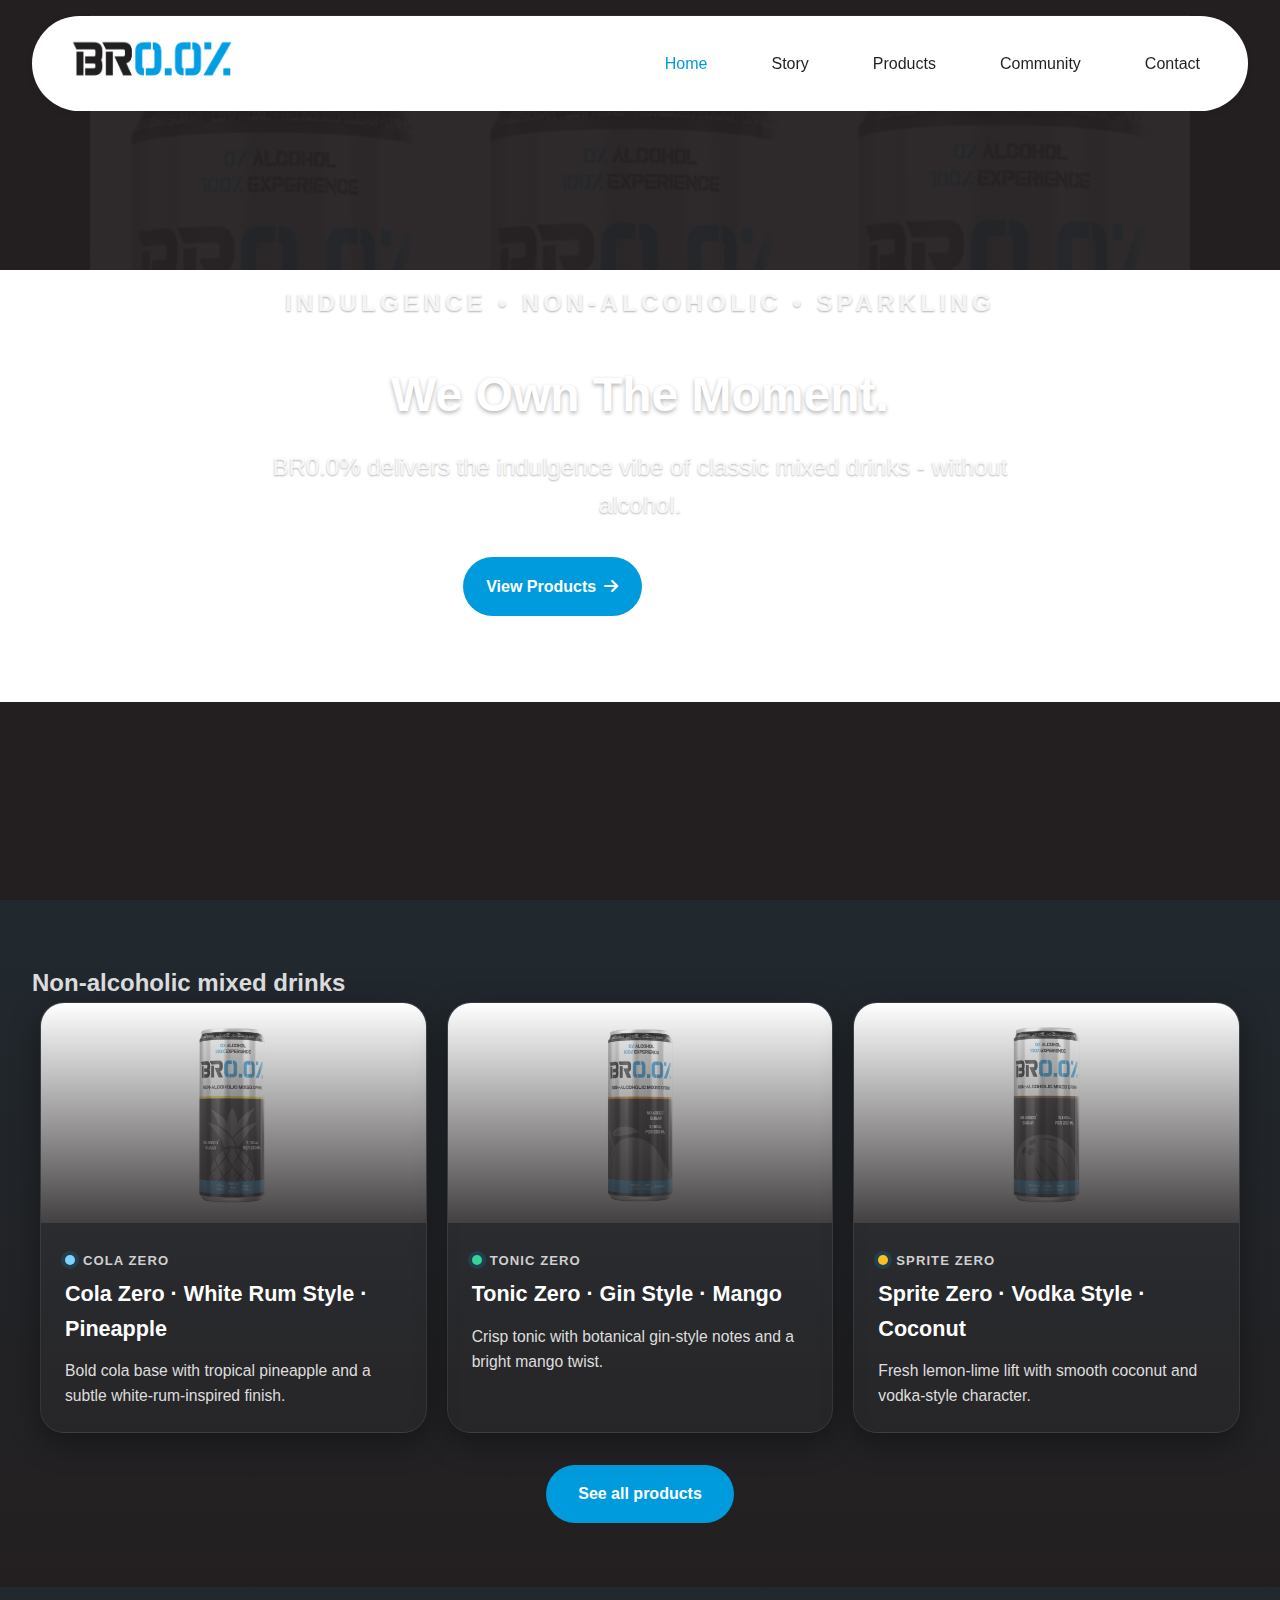
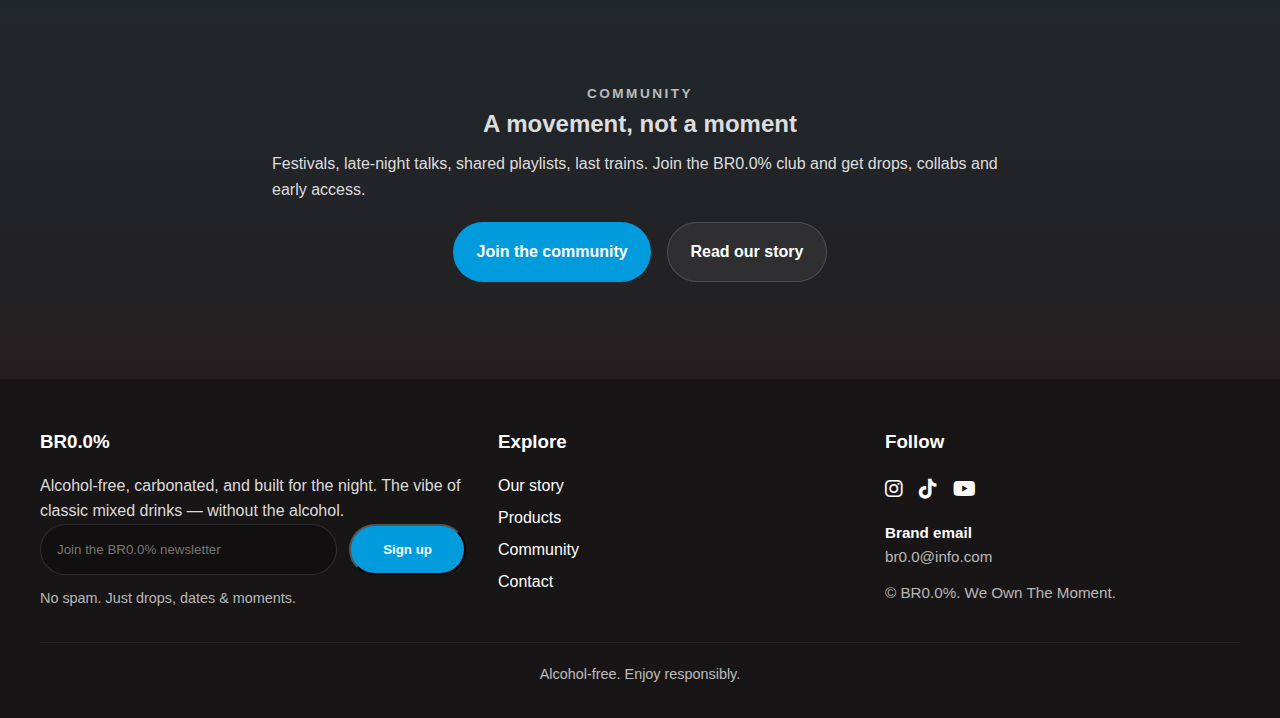
<file: index.html>
<!DOCTYPE html>
<html lang="en">
<head>
  <meta charset="utf-8" />
  <meta name="viewport" content="width=device-width, initial-scale=1" />
  <meta name="description" content="BR0.0% — alcohol-free, carbonated mixed-drink inspired flavours. Festival energy. We own the moment." />
  <title>Home</title>

  <link rel="stylesheet" href="https://cdnjs.cloudflare.com/ajax/libs/font-awesome/6.0.0/css/all.min.css" />
  <link rel="stylesheet" href="assets/main.css?v=999" />

  <script type="module" src="assets/main.js" crossorigin></script>
  <script defer src="assets/include.js"></script>
  <script defer src="assets/br.js"></script>
</head>
<body>
  <div data-include="partials/header.html"></div>

  <main>
  <section class="hero hero-product" aria-label="Hero">
    <div class="hero-content">
      <p class="kicker">Indulgence • Non-alcoholic • Sparkling</p>
      <h1 class="display">We Own The Moment.</h1>
      <p class="lede">
        BR0.0% delivers the indulgence vibe of classic mixed drinks - without alcohol.
      </p>

      <div class="btn-row">
        <a class="btn primary" href="products.html">
          View Products <i class="fas fa-arrow-right" aria-hidden="true"></i>
        </a>
        <a class="btn ghost" href="story.html">Read the Story</a>
      </div>
    </div>
  </section>

  <section class="section alt" aria-label="Product preview">
    <h2 class="section-title">Non-alcoholic mixed drinks</h2>
  
    <div class="flavour-grid">
      <!-- Cola / Rum / Pineapple -->
      <article class="flavour-card" data-accent="cola">
        <div class="flavour-media flavour-media--white">
          <img
            src="partials/blikje_2_vierkant.png"
            alt="Cola Zero · White Rum Style · Pineapple"
          />
        </div>
        <div class="flavour-body">
          <div class="flavour-tag"><span aria-hidden="true"></span> Cola Zero</div>
          <h3 class="flavour-name">
            Cola Zero · White Rum Style · Pineapple
          </h3>
          <p class="flavour-notes">
            Bold cola base with tropical pineapple and a subtle white-rum-inspired finish.
          </p>
        </div>
      </article>
  
      <!-- Tonic / Gin / Mango -->
      <article class="flavour-card" data-accent="tonic">
        <div class="flavour-media flavour-media--white">
          <img
            src="partials/blikje_1_vierkant.png"
            alt="Tonic Zero · Gin Style · Mango"
          />
        </div>
        <div class="flavour-body">
          <div class="flavour-tag"><span aria-hidden="true"></span> Tonic Zero</div>
          <h3 class="flavour-name">
            Tonic Zero · Gin Style · Mango
          </h3>
          <p class="flavour-notes">
            Crisp tonic with botanical gin-style notes and a bright mango twist.
          </p>
        </div>
      </article>
  
      <!-- Sprite / Vodka / Coconut -->
      <article class="flavour-card" data-accent="sprite">
        <div class="flavour-media flavour-media--white">
          <img
            src="partials/blikje_3_vierkant.png"
            alt="Sprite Zero · Vodka Style · Coconut"
          />
        </div>
        <div class="flavour-body">
          <div class="flavour-tag"><span aria-hidden="true"></span> Sprite Zero</div>
          <h3 class="flavour-name">
            Sprite Zero · Vodka Style · Coconut
          </h3>
          <p class="flavour-notes">
            Fresh lemon-lime lift with smooth coconut and vodka-style character.
          </p>
        </div>
      </article>
    </div>
  
    <div style="text-align:center; margin-top:2rem;">
      <a class="cta-button secondary" href="products.html">
        See all products
      </a>
    </div>
  </section>
  
    <section class="section alt" aria-label="Community teaser">
      <div class="hero-content" style="min-height:auto;">
        <p class="kicker">Community</p>
        <h2 class="section-title" style="margin-bottom: .5rem;">A movement, not a moment</h2>
        <p class="section-subtitle" style="max-width: 46rem;">
          Festivals, late-night talks, shared playlists, last trains.
          Join the BR0.0% club and get drops, collabs and early access.
        </p>
        <div class="btn-row" style="margin-top: 1.25rem;">
          <a class="btn primary" href="community.html">Join the community</a>
          <a class="btn ghost" href="story.html">Read our story</a>
        </div>
      </div>
    </section>
  </main>

  <div data-include="partials/footer.html"></div>
</body>
</html>
</file>
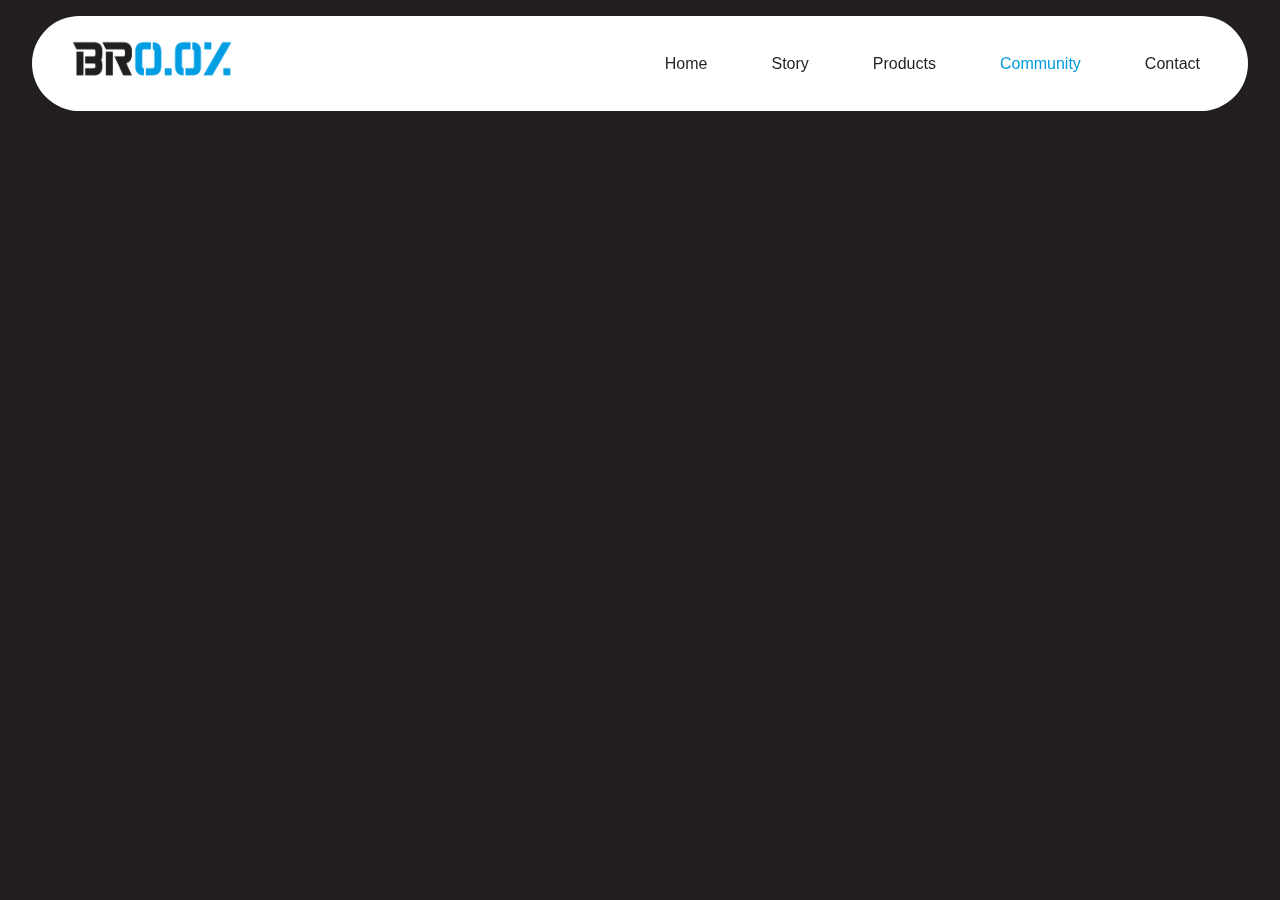
<file: community.html>
<!DOCTYPE html>
<html lang="en">
<head>
  <meta charset="utf-8" />
  <meta name="viewport" content="width=device-width, initial-scale=1" />
  <meta name="description" content="BR0.0% community — a movement built on festivals, music, connection and shared moments." />
  <title>Community</title>

  <link rel="stylesheet" href="https://cdnjs.cloudflare.com/ajax/libs/font-awesome/6.0.0/css/all.min.css" />
  <link rel="stylesheet" href="assets/main.css" />
  <script type="module" crossorigin src="assets/main.js"></script>
  <script defer src="assets/include.js"></script>
  <script defer src="assets/br.js"></script>
</head>
<body>
  <div data-include="partials/header.html"></div>

  <main>
    <section class="services-header" style="padding-top: 8rem;">
  </main>

  
</body>
</html>
</file>
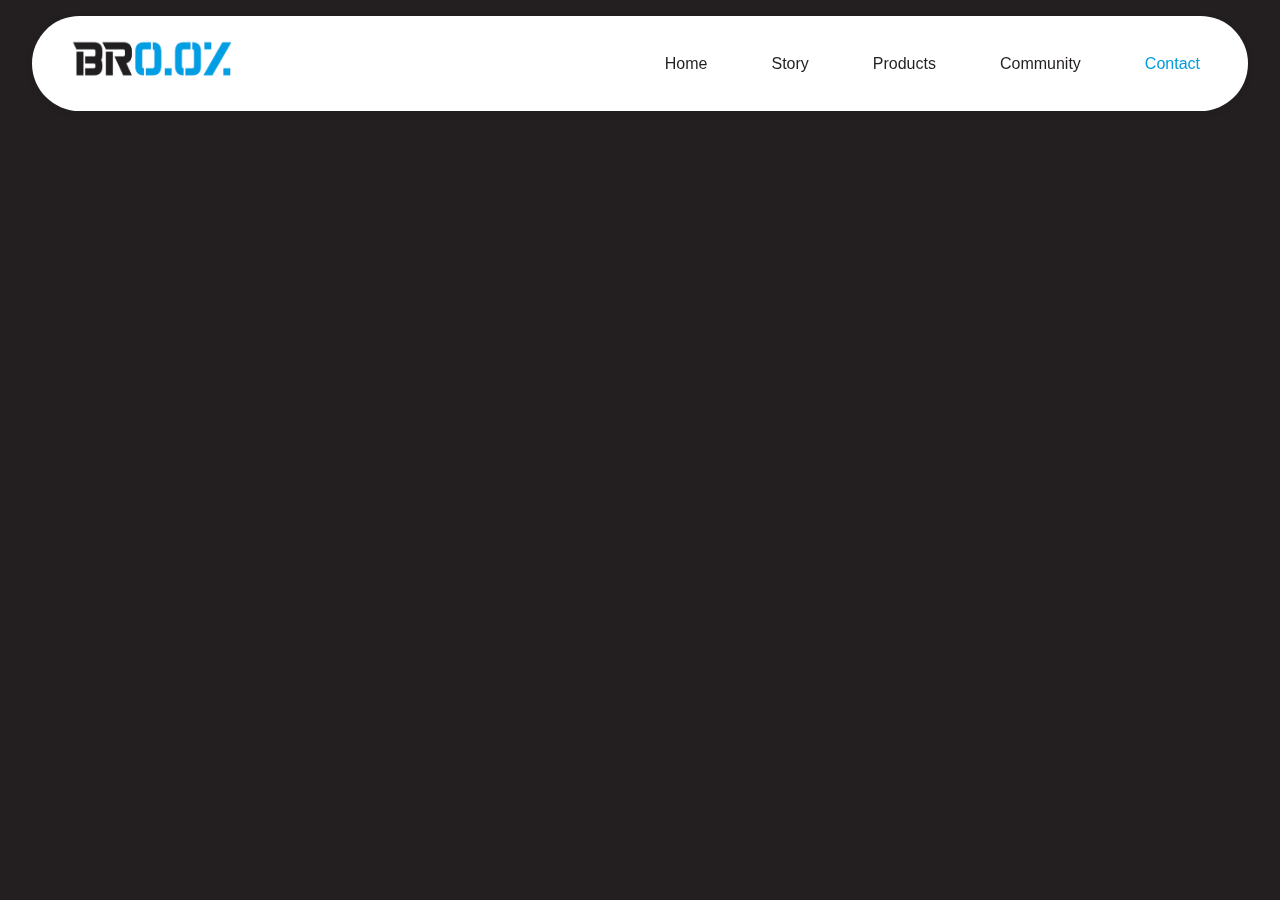
<file: contact.html>
<!DOCTYPE html>
<html lang="en">
<head>
  <meta charset="utf-8" />
  <meta name="viewport" content="width=device-width, initial-scale=1" />
  <meta name="description" content="Contact BR0.0% — collaborations, press, events, and everything in between." />
  <title>Contact</title>

  <link rel="stylesheet" href="https://cdnjs.cloudflare.com/ajax/libs/font-awesome/6.0.0/css/all.min.css" />
  <link rel="stylesheet" href="assets/main.css?v=1" />
  <script type="module" src="assets/main.js"></script>
  <script defer src="assets/include.js"></script>
  <script defer src="assets/br.js"></script>
</head>
<body>
  <div data-include="partials/header.html"></div>

  <main>
    <section class="services-header">
    </section>
</main>
</body>
</html>
</file>
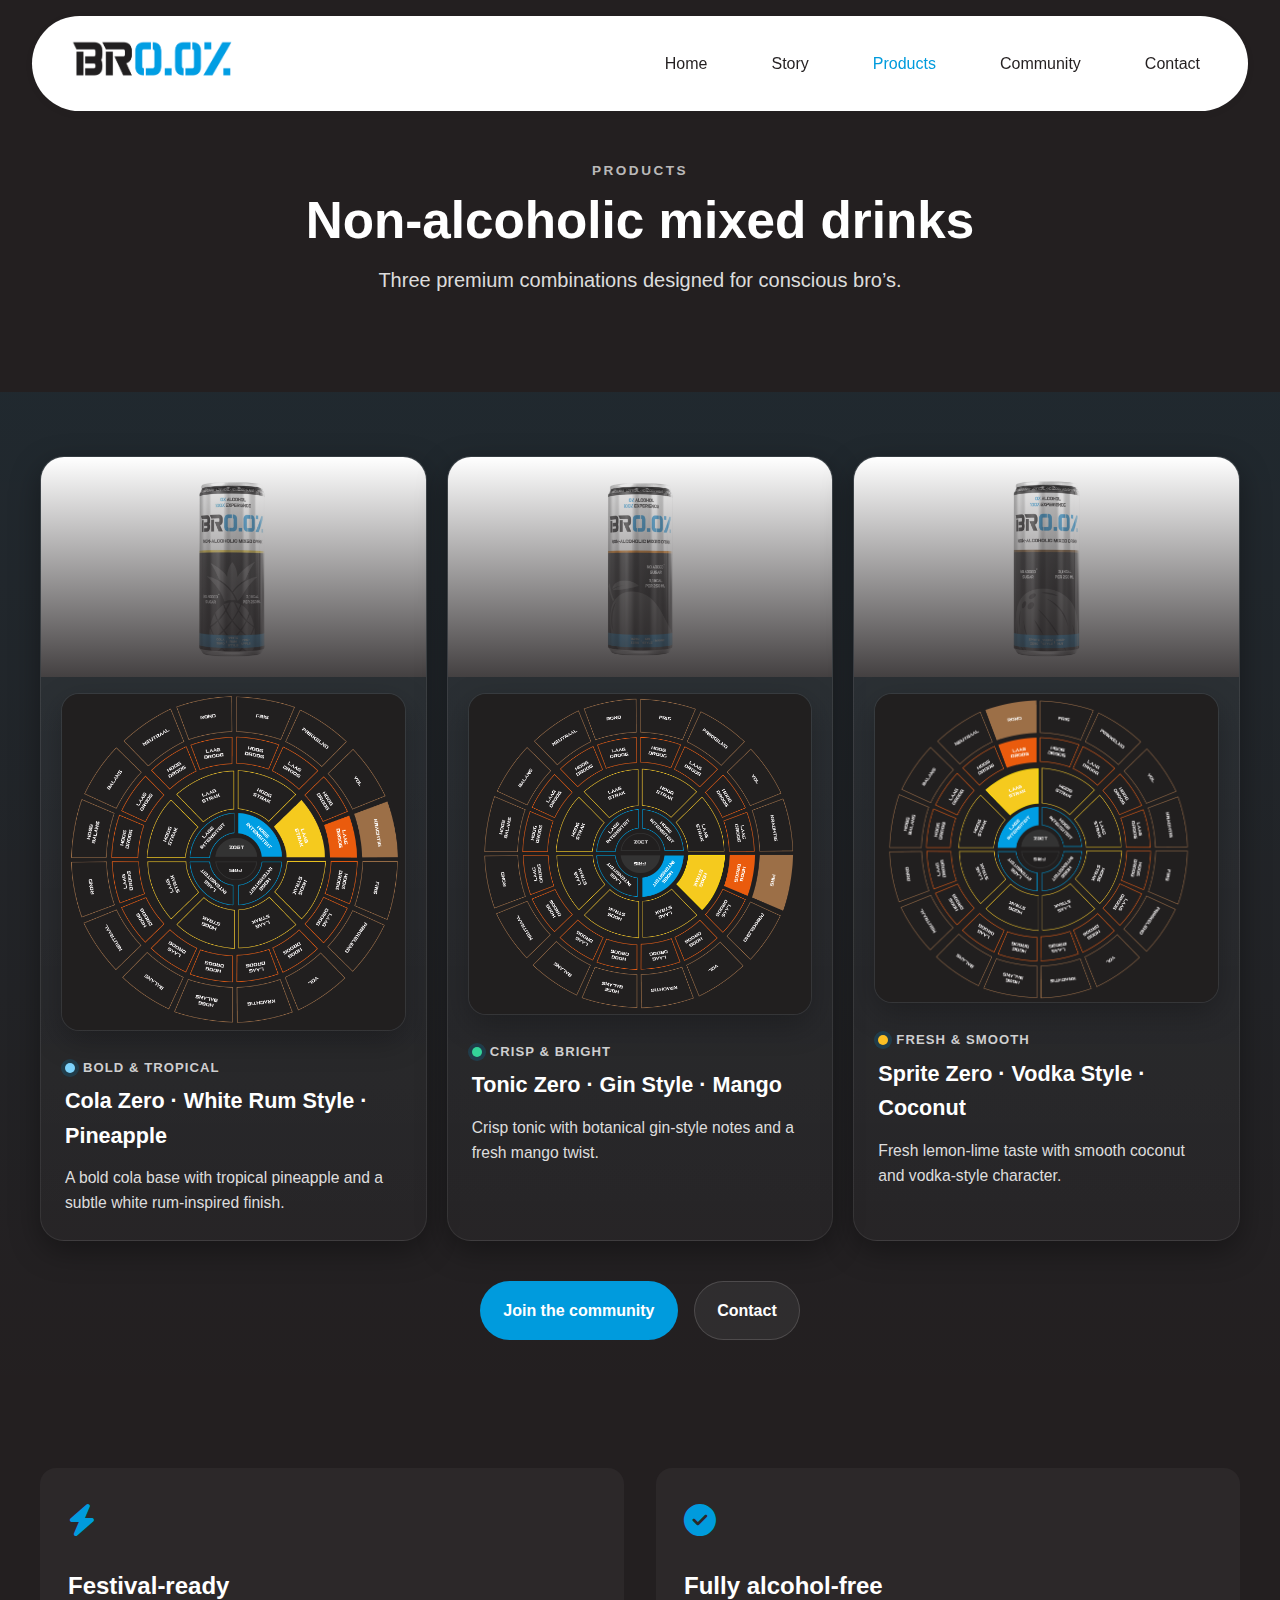
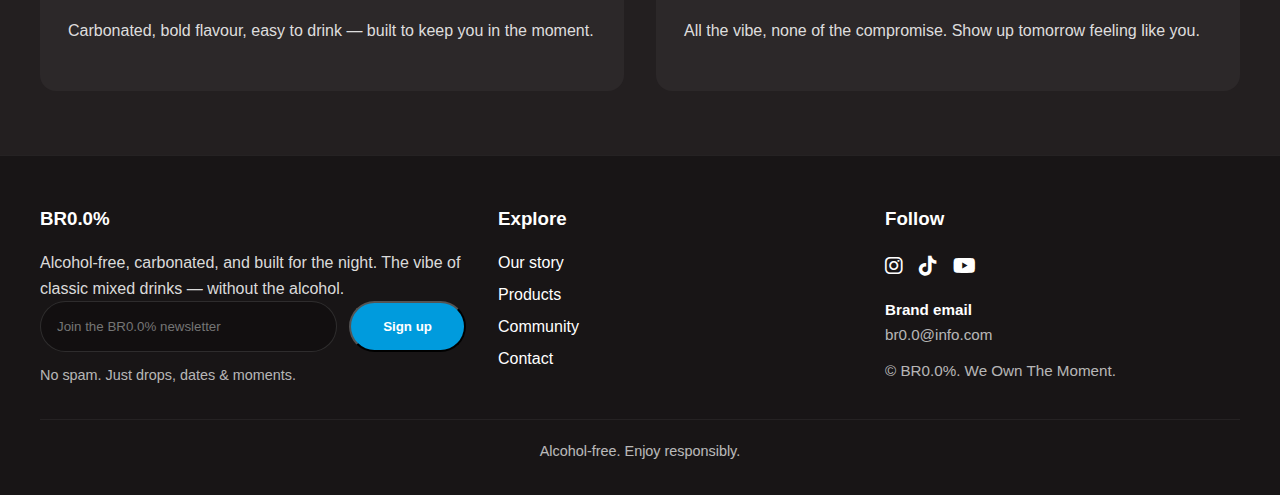
<file: products.html>
<!DOCTYPE html>
<html lang="en">
<head>
  <meta charset="utf-8" />
  <meta name="viewport" content="width=device-width, initial-scale=1" />
  <meta name="description" content="BR0.0% non-alcoholic mixed drinks — three premium combinations." />
  <title>Products</title>


  <link rel="stylesheet" href="https://cdnjs.cloudflare.com/ajax/libs/font-awesome/6.5.0/css/all.min.css" />
  <link rel="stylesheet" href="assets/main.css" />

  <script defer src="assets/include.js"></script>
  <script type="module" src="assets/main.js"></script>
  <script defer src="assets/br.js"></script>
</head>

<body>
  <div data-include="partials/header.html"></div>

  <main>
    <!-- Intro -->
    <section class="section">
      <div class="services-header-content" style="max-width: var(--max-width); margin: 0 auto; padding-top: 6rem; text-align:center;">
        <p class="kicker">Products</p>
        <h1 class="display">Non-alcoholic mixed drinks</h1>
        <p class="lede">Three premium combinations designed for conscious bro’s.</p>
      </div>
    </section>

    <!-- Products -->
    <section class="section alt">
      <div class="flavour-grid">

        <!-- Cola / Rum / Pineapple -->
        <article class="flavour-card" data-accent="cola">
          <div class="flavour-media flavour-media--white">
            <img
              src="partials/blikje_2_vierkant.png"
              alt="Cola Zero · White Rum Style · Pineapple"
            />
          </div>

          <div class="flavour-profile">
            <img
              src="partials/Smaakprofiel pineapple.png"
              alt="Flavour profile Pineapple"
              loading="lazy"
            />
          </div>

          <div class="flavour-body">
            <div class="flavour-tag"><span></span> Bold & Tropical</div>
            <h2 class="flavour-name">Cola Zero · White Rum Style · Pineapple</h2>
            <p class="flavour-notes">
              A bold cola base with tropical pineapple and a subtle white rum-inspired finish.
            </p>
          </div>
        </article>

        <!-- Tonic / Gin / Mango -->
        <article class="flavour-card" data-accent="tonic">
          <div class="flavour-media flavour-media--white">
            <img
              src="partials/blikje_1_vierkant.png"
              alt="Tonic Zero · Gin Style · Mango"
            />
          </div>

          <div class="flavour-profile">
            <img
              src="partials/Smaakprofiel mango.png"
              alt="Flavour profile Mango"
              loading="lazy"
            />
          </div>

          <div class="flavour-body">
            <div class="flavour-tag"><span></span> Crisp & Bright</div>
            <h2 class="flavour-name">Tonic Zero · Gin Style · Mango</h2>
            <p class="flavour-notes">
              Crisp tonic with botanical gin-style notes and a fresh mango twist.
            </p>
          </div>
        </article>

        <!-- Sprite / Vodka / Coconut -->
        <article class="flavour-card" data-accent="sprite">
          <div class="flavour-media flavour-media--white">
            <img
              src="partials/blikje_3_vierkant.png"
              alt="Sprite Zero · Vodka Style · Coconut"
            />
          </div>

          <div class="flavour-profile">
            <img
              src="partials/Smaakprofiel coconut.png"
              alt="Flavour profile Coconut"
              loading="lazy"
            />
          </div>

          <div class="flavour-body">
            <div class="flavour-tag"><span></span> Fresh & Smooth</div>
            <h2 class="flavour-name">Sprite Zero · Vodka Style · Coconut</h2>
            <p class="flavour-notes">
              Fresh lemon-lime taste with smooth coconut and vodka-style character.
            </p>
          </div>
        </article>

      </div>

      <!-- CTA -->
      <div style="max-width: var(--max-width); margin: 2.5rem auto 0; text-align:center;">
        <div class="btn-row">
          <a class="btn primary" href="community.html">Join the community</a>
          <a class="btn ghost" href="contact.html">Contact</a>
        </div>
      </div>
    </section>

    <!-- Value props -->
    <section class="section">
      <div class="services-container" style="max-width: var(--max-width); margin: 0 auto;">
        <div class="service-card">
          <div class="service-icon">
            <i class="fas fa-bolt" aria-hidden="true"></i>
          </div>
          <h2>Festival-ready</h2>
          <p>
            Carbonated, bold flavour, easy to drink — built to keep you in the moment.
          </p>
        </div>

        <div class="service-card">
          <div class="service-icon">
            <i class="fas fa-circle-check" aria-hidden="true"></i>
          </div>
          <h2>Fully alcohol-free</h2>
          <p>
            All the vibe, none of the compromise. Show up tomorrow feeling like you.
          </p>
        </div>
      </div>
    </section>
  </main>

  <div data-include="partials/footer.html"></div>
</body>
</html>
</file>
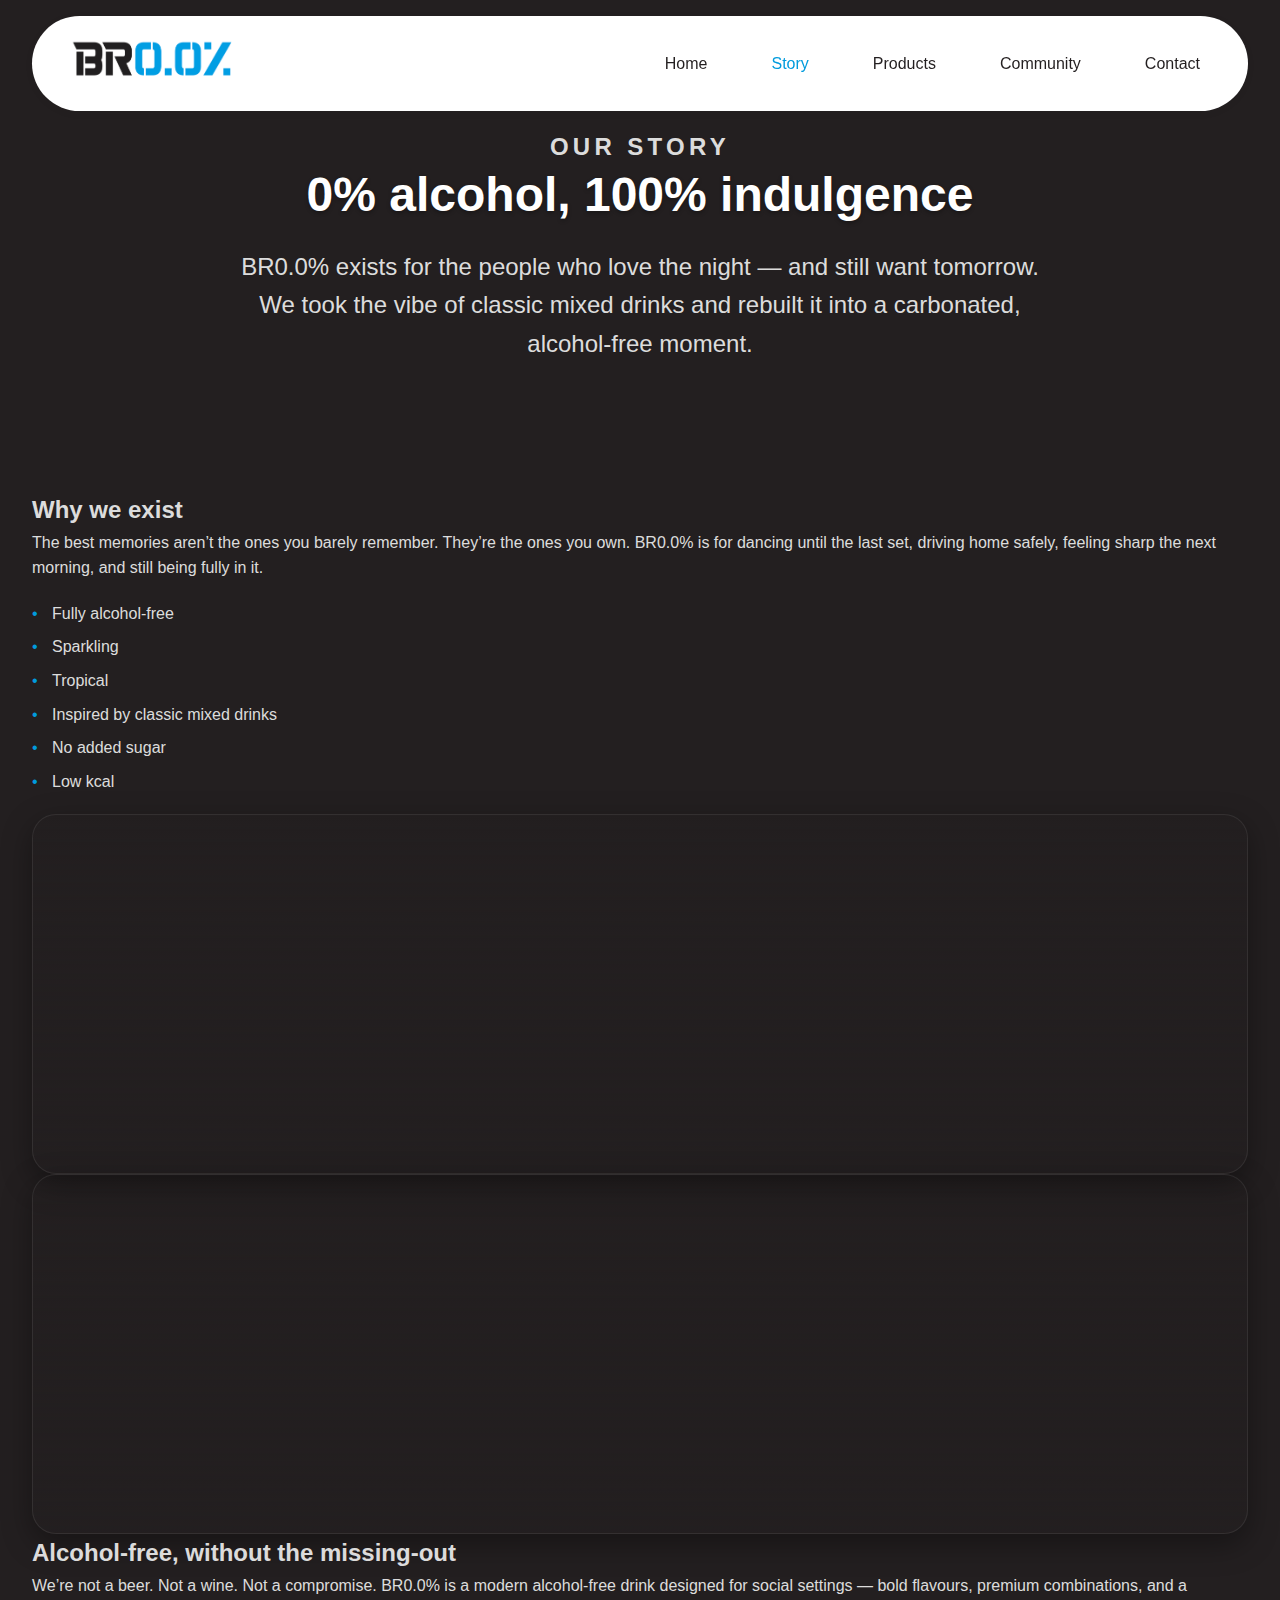
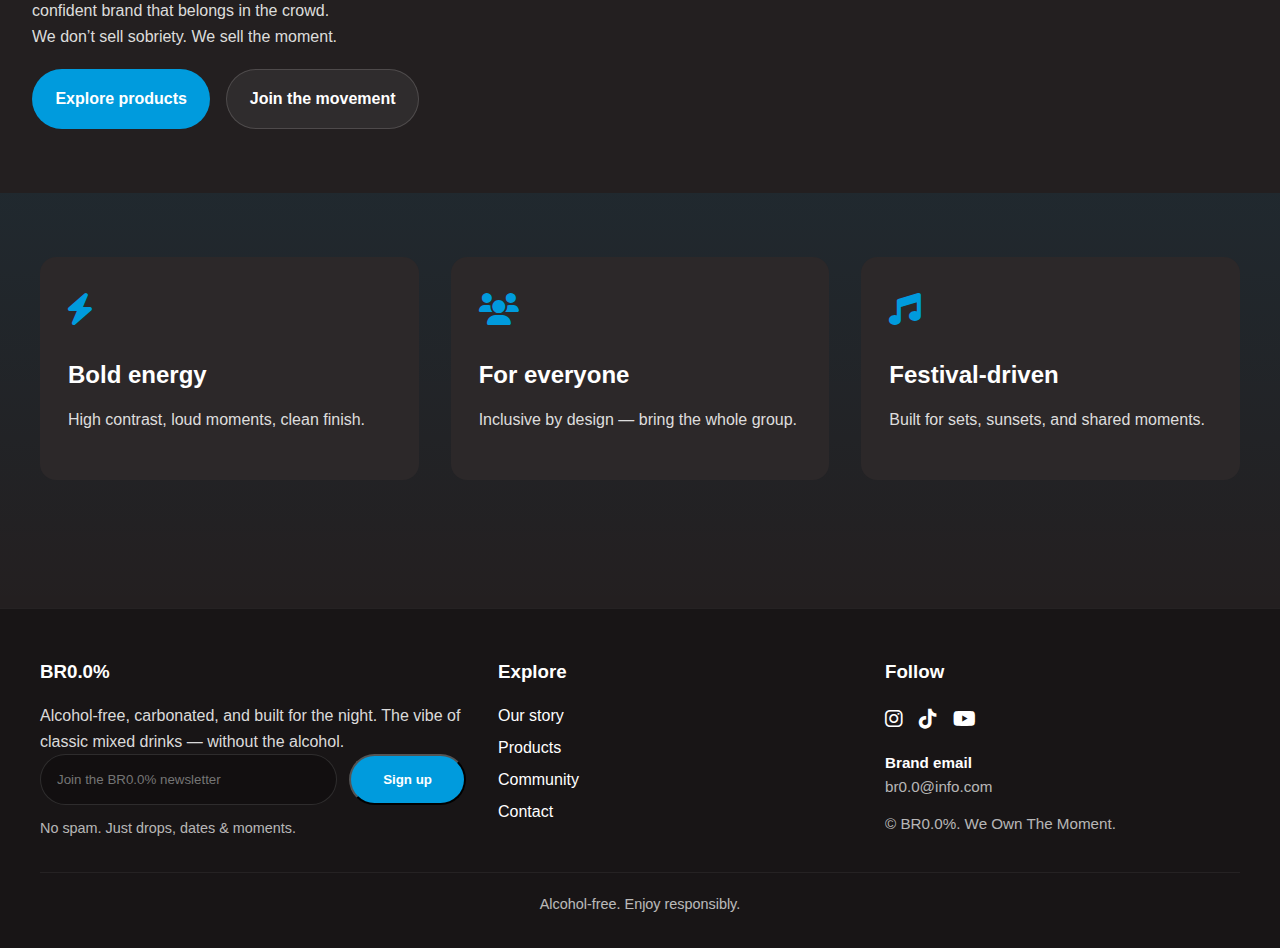
<file: story.html>
<!DOCTYPE html>
<html lang="en">
<head>
  <meta charset="utf-8" />
  <meta name="viewport" content="width=device-width, initial-scale=1" />
  <meta name="description" content="The BR0.0% story — built for nights, festivals, and shared moments without alcohol." />
  <title>Story</title>
  <link rel="stylesheet" href="https://cdnjs.cloudflare.com/ajax/libs/font-awesome/6.0.0/css/all.min.css" />
  <link rel="stylesheet" href="assets/main.css?v=1" />
  <script type="module" src="assets/main.js"></script>
  <script defer src="assets/include.js"></script>
  <script defer src="assets/br.js"></script>
</head>
<body>
  <div data-include="partials/header.html"></div>

  <main>
    <section class="services-header">
      <div class="services-header-content">
        <p class="kicker">Our story</p>
        <h1>0% alcohol, 100% indulgence</h1>
        <p>
          BR0.0% exists for the people who love the night — and still want tomorrow.
          We took the vibe of classic mixed drinks and rebuilt it into a carbonated, alcohol-free moment.
        </p>
      </div>
    </section>

    <section class="section">
      <div class="story-grid">
        <article class="story-block">
          <h2>Why we exist</h2>
          <p>
            The best memories aren’t the ones you barely remember. They’re the ones you own.
            BR0.0% is for dancing until the last set, driving home safely, feeling sharp the next morning,
            and still being fully in it.
          </p>
          <ul class="service-features">
            <li>Fully alcohol-free</li>
            <li>Sparkling</li>
            <li>Tropical</li>
            <li>Inspired by classic mixed drinks</li>
            <li>No added sugar</li>
            <li>Low kcal</li>
          </ul>
        </article>

        <div class="story-block" aria-label="Festival lifestyle image" style="min-height: 360px; border-radius: 24px; overflow:hidden; border:1px solid rgba(255,255,255,.08); box-shadow: var(--box-shadow); background: linear-gradient(180deg, rgba(0,0,0,0), rgba(35,31,32,.85)), url('https://festileaks.com/wp-content/uploads/2024/10/beste-festivals.jpg'); background-size: cover; background-position: center;"></div>

        <div class="story-block" aria-label="Nightlife crowd image" style="min-height: 360px; border-radius: 24px; overflow:hidden; border:1px solid rgba(255,255,255,.08); box-shadow: var(--box-shadow); background: linear-gradient(180deg, rgba(0,0,0,0), rgba(35,31,32,.85)), url('https://images.unsplash.com/photo-1516450360452-9312f5e86fc7?auto=format&fit=crop&w=1400&q=80'); background-size: cover; background-position: center;"></div>

        <article class="story-block">
          <h2>Alcohol-free, without the missing-out</h2>
          <p>
            We’re not a beer. Not a wine. Not a compromise.
            BR0.0% is a modern alcohol-free drink designed for social settings — bold flavours, premium combinations,
            and a confident brand that belongs in the crowd.
          </p>
          <p>
            We don’t sell sobriety. We sell the moment.
          </p>
          <div class="btn-row" style="justify-content:flex-start; margin-top: 1.25rem;">
            <a class="btn primary" href="products.html">Explore products</a>
            <a class="btn ghost" href="community.html">Join the movement</a>
          </div>
        </article>
      </div>
    </section>

    <section class="section alt">
      <div class="services-container" style="grid-template-columns:repeat(3,minmax(0,1fr));">
        <div class="service-card">
          <div class="service-icon"><i class="fas fa-bolt" aria-hidden="true"></i></div>
          <h2>Bold energy</h2>
          <p>High contrast, loud moments, clean finish.</p>
        </div>
        <div class="service-card">
          <div class="service-icon"><i class="fas fa-users" aria-hidden="true"></i></div>
          <h2>For everyone</h2>
          <p>Inclusive by design — bring the whole group.</p>
        </div>
        <div class="service-card">
          <div class="service-icon"><i class="fas fa-music" aria-hidden="true"></i></div>
          <h2>Festival-driven</h2>
          <p>Built for sets, sunsets, and shared moments.</p>
        </div>
      </div>
    </section>
  </main>

  <div data-include="partials/footer.html"></div>
</body>
</html>
</file>
<file: assets/main.css>
@charset "UTF-8";

/* ===== Base ===== */
@keyframes fadeIn {
  0% { opacity:0; transform:translateY(20px) }
  to { opacity:1; transform:translateY(0) }
}
main{animation:fadeIn .5s ease-out}

:root{
  --primary-color: rgb(0, 155, 221);
  --secondary-color: rgb(0, 120, 170);
  --accent-color: rgb(0, 155, 221);
  --text-color: rgba(255,255,255,.86);
  --dark-blue: rgb(35, 31, 32);
  --lighter-blue: rgb(44, 40, 41);
  --light-blue: rgb(55, 51, 52);
  --nav-bg: rgb(24, 21, 22);
  --white: rgb(255, 255, 255);
  --max-width: 1200px;
  --transition-speed: .3s;
  --box-shadow: 0 10px 30px rgba(0, 0, 0, .35);
  --card-radius: 16px;
  --ring: 0 0 0 3px rgba(0,155,221,.25)
}

*{margin:0;padding:0;box-sizing:border-box}

body{
  font-family:Segoe UI,Tahoma,Geneva,Verdana,sans-serif;
  line-height:1.6;
  color:var(--text-color);
  background-color:var(--dark-blue);
  scroll-behavior:smooth;
  -webkit-font-smoothing:antialiased;
  -moz-osx-font-smoothing:grayscale
}

/* ===== Navbar ===== */
.navbar{
  background:#030712b3;
  margin:1rem 2rem;
  padding:1rem 2rem;
  border-radius:9999px;
  position:fixed;
  width:calc(100% - 4rem);
  top:0;
  left:0;
  z-index:1000;
  -webkit-backdrop-filter:blur(10px);
  backdrop-filter:blur(10px);
  display:flex;
  justify-content:space-between;
  align-items:center;
  transition:all var(--transition-speed)
}
.logo{text-decoration:none;cursor:pointer}
.logo-img{height:40px;width:auto;transition:transform var(--transition-speed)}
.logo:hover .logo-img{transform:scale(1.05)}
.nav-links{display:flex;list-style:none;gap:2rem}
.nav-links a{
  color:var(--text-color);
  text-decoration:none;
  padding:.5rem 1rem;
  transition:color var(--transition-speed)
}
.nav-links a:hover,.nav-links a.active{color:var(--primary-color)}
.mobile-menu-btn{
  display:none;background:none;border:none;color:var(--text-color);
  font-size:1.5rem;cursor:pointer
}

/* ===== HERO ===== */
.hero{
  min-height:100vh;
  display:flex;
  align-items:center;
  justify-content:center;
  text-align:center;
  position:relative;
  overflow:hidden;
  padding:2rem
}

/* ✅ HERO: 3 blikjes (GitHub Pages correct) */
.hero:before{
  content:"";
  position:absolute;
  top:0;left:0;right:0;bottom:0;

  background:
    linear-gradient(
      to bottom,
      rgba(35,31,32,.95) 0%,
      rgba(35,31,32,.95) 30%,
      rgba(255,255,255,1) 30%,
      rgba(255,255,255,1) 78%,
      rgba(35,31,32,1) 78%,
      rgba(35,31,32,1) 100%
    ),
    url("../partials/Producten.png");

  background-repeat:no-repeat;
  background-position:center, center bottom;
  background-size:cover, min(1100px, 90%);
  background-attachment:scroll;
  z-index:1
}

.spline-background{position:absolute;top:0;left:0;width:100%;height:100%;z-index:2;opacity:.4}
.spline-background iframe{width:100%;height:100%;pointer-events:none}

.hero-content{
  max-width:var(--max-width);
  padding:2rem;
  position:relative;
  z-index:3;
  margin:0 auto;
  display:flex;
  flex-direction:column;
  align-items:center;
  justify-content:center;
  width:100%
}
.hero h1,.services-header h1,.contact-hero h1,.careers-hero h1{
  font-size:3rem;margin-bottom:1.5rem;color:var(--white);
  line-height:1.2;text-shadow:0 2px 4px rgba(0,0,0,.3)
}
.hero p{
  font-size:1.5rem;margin-bottom:2rem;color:var(--text-color);
  text-shadow:0 1px 2px rgba(0,0,0,.3);max-width:800px
}
.hero-buttons{display:flex;gap:1rem;justify-content:center;width:100%;max-width:400px}

/* ===== Sections / Cards ===== */
.features{padding:4rem 2rem;background:var(--dark-blue)}
.features h2{text-align:center;color:var(--white);font-size:2.5rem;margin-bottom:2rem}
.feature-grid{
  display:grid;
  grid-template-columns:repeat(auto-fit,minmax(300px,1fr));
  gap:2rem;max-width:var(--max-width);margin:0 auto
}
.feature-card{
  background:var(--light-blue);
  padding:2rem;border-radius:var(--card-radius);
  text-align:center;transition:transform var(--transition-speed)
}
.feature-card:hover{transform:translateY(-10px)}
.feature-icon{font-size:2.5rem;color:var(--accent-color);margin-bottom:1rem}
.feature-card h3{color:var(--white);margin-bottom:1rem;font-size:1.5rem}

.services-header{padding:8rem 2rem 4rem;text-align:center;background:var(--dark-blue)}
.services-header-content{max-width:var(--max-width);margin:0 auto}
.services-header p{font-size:1.5rem;color:var(--text-color);max-width:800px;margin:0 auto}
.services-grid{padding:4rem 2rem;background:var(--dark-blue)}
.services-container{
  max-width:var(--max-width);margin:0 auto;
  display:grid;grid-template-columns:repeat(2,1fr);
  gap:2rem;margin-bottom:4rem
}
.service-card{
  background:var(--lighter-blue);
  padding:1.75rem;border-radius:var(--card-radius);
  transition:transform var(--transition-speed)
}
.service-card:hover{transform:translateY(-5px)}
.service-icon{font-size:2rem;color:var(--primary-color);margin-bottom:1.25rem}
.service-card h2{font-size:1.5rem;color:var(--white);margin-bottom:.75rem}
.service-card p{color:var(--text-color);margin-bottom:1.25rem}
.service-features{list-style:none;margin:1.25rem 0}
.service-features li{margin-bottom:.5rem;padding-left:1.25rem;position:relative}
.service-features li:before{content:"•";position:absolute;left:0;color:var(--primary-color)}

/* ===== Contact ===== */
.contact-hero{
  min-height:50vh;display:flex;align-items:center;justify-content:center;
  text-align:center;background:var(--dark-blue);padding:6rem 2rem 4rem
}
.contact-hero-content{max-width:var(--max-width)}
.contact-hero p{font-size:1.5rem;color:var(--text-color)}
.contact-section{padding:4rem 2rem;background:var(--dark-blue)}
.contact-grid{
  max-width:var(--max-width);margin:0 auto;
  display:grid;grid-template-columns:1fr 1fr;gap:4rem
}
.contact-form-container{background:var(--lighter-blue);padding:2rem;border-radius:var(--card-radius)}
.contact-form-container h2{color:var(--white);font-size:1.8rem;margin-bottom:2rem}
.contact-form .form-group{margin-bottom:1.5rem}
.contact-form label{display:block;margin-bottom:.5rem;color:var(--white)}
.contact-form input,.contact-form textarea,.contact-form select{
  width:100%;padding:.75rem 1rem;background:var(--light-blue);
  border:1px solid var(--lighter-blue);border-radius:8px;
  color:var(--white);font-size:1rem
}
.contact-form input::placeholder,.contact-form textarea::placeholder{color:var(--text-color);opacity:.7}
.contact-form input:focus,.contact-form textarea:focus,.contact-form select:focus{
  outline:none;border-color:var(--primary-color)
}
.contact-info{background:var(--lighter-blue);padding:2rem;border-radius:var(--card-radius)}
.contact-info h2{color:var(--white);font-size:1.8rem;margin-bottom:2rem}
.contact-details{margin-bottom:2rem}
.contact-item{display:flex;align-items:center;gap:1rem;margin-bottom:1rem}
.contact-item i{color:var(--primary-color);font-size:1.25rem;width:24px}
.opening-hours{margin-bottom:2rem}
.opening-hours h3{color:var(--white);font-size:1.4rem;margin-bottom:1rem}
.opening-hours ul{list-style:none}
.opening-hours li{margin-bottom:.5rem;color:var(--text-color)}
.map-container{margin-top:2rem}
.map-container iframe{border-radius:var(--card-radius);margin-bottom:1rem}
.map-link{
  display:inline-block;color:var(--primary-color);
  text-decoration:none;font-size:.9rem;transition:color var(--transition-speed)
}
.map-link:hover{color:var(--accent-color)}

/* ===== Careers (template leftovers) ===== */
.careers-hero{
  min-height:50vh;display:flex;align-items:center;justify-content:center;
  text-align:center;background:var(--dark-blue);padding:6rem 2rem 4rem
}
.careers-hero-content{max-width:var(--max-width)}
.careers-hero p{font-size:1.5rem;color:var(--text-color)}
.careers-section{padding:4rem 2rem;background:var(--dark-blue)}
.careers-container{max-width:var(--max-width);margin:0 auto}
.careers-content{background:var(--lighter-blue);padding:3rem;border-radius:var(--card-radius)}
.careers-content h2{color:var(--white);font-size:2rem;margin-bottom:2rem;text-align:center}
.job-listings{margin-bottom:3rem}
.job-item{
  background:var(--light-blue);padding:1.5rem;margin-bottom:1rem;
  border-radius:var(--card-radius);border-left:4px solid var(--primary-color)
}
.job-details h3{color:var(--white);font-size:1.25rem;margin-bottom:.5rem}
.job-details p{color:var(--text-color);font-size:.9rem}

/* ===== CTA ===== */
.cta-section{padding:4rem 2rem;text-align:center;background:var(--dark-blue)}
.cta-content{max-width:var(--max-width);margin:0 auto}
.cta-content h2{font-size:2.5rem;color:var(--white);margin-bottom:1rem}
.cta-content p{font-size:1.2rem;margin-bottom:2rem}
.cta-button{
  display:inline-flex;align-items:center;gap:.5rem;
  padding:1rem 2rem;background:var(--accent-color);color:var(--white);
  text-decoration:none;border-radius:30px;font-weight:700;
  transition:all var(--transition-speed)
}
.cta-button:hover{background:#1873cc;transform:translateY(-2px)}

/* ===== Footer ===== */
footer{background:var(--nav-bg);color:var(--white);padding:2rem;text-align:center}
.social-links{display:flex;justify-content:center;gap:2rem;margin-bottom:1.5rem}
.social-links a{color:var(--white);font-size:1.5rem;transition:all var(--transition-speed)}
.social-links a:hover{color:var(--accent-color);transform:translateY(-3px)}
.copyright{font-size:.9rem;opacity:.7}

/* ===== Responsive ===== */
@media (max-width: 1024px){
  .about-content,.services-container,.contact-grid{grid-template-columns:1fr;gap:2rem}
  .stats-grid{grid-template-columns:repeat(2,1fr)}
  .hero h1,.services-header h1,.contact-hero h1,.careers-hero h1{font-size:2.5rem}
}

@media (max-width: 768px){
  .hero{padding:1rem;min-height:100vh;align-items:center}
  .hero:before{background-attachment:scroll}
  .hero-content{padding:2rem 1rem;width:100%;max-width:100%}
  .hero h1{font-size:2.2rem;margin-bottom:1.25rem;padding:0 .5rem}
  .hero p{font-size:1.1rem;margin-bottom:2rem;padding:0 .5rem;max-width:100%}
  .hero-buttons{flex-direction:column;gap:1rem;width:100%;max-width:100%;padding:0 1rem}
  .cta-button{width:100%;justify-content:center;padding:1rem;font-size:1rem}
  .navbar{margin:.5rem;width:calc(100% - 1rem);padding:.75rem 1.5rem}
  .mobile-menu-btn{display:block}
  .nav-links{
    display:none;position:absolute;top:100%;left:0;right:0;
    background:#030712f2;padding:1rem;flex-direction:column;text-align:center;
    border-radius:0 0 var(--card-radius) var(--card-radius)
  }
  .nav-links.active{display:flex}
  .services-header h1,.contact-hero h1,.careers-hero h1{font-size:2.2rem}
  .contact-hero p,.careers-hero p{font-size:1.2rem}
  .stats-grid{grid-template-columns:1fr}
  .careers-content{padding:1.5rem}
  .job-listings{margin-bottom:2rem}
  .job-item{padding:1.25rem;margin-bottom:1rem}
  .contact-form-container{margin-top:2rem}
  .contact-form input,.contact-form textarea,.contact-form select{font-size:16px;padding:.875rem}
}

@media (max-width: 480px){
  .hero{min-height:100vh}
  .hero-content{padding:1.5rem 1rem}
  .hero h1{font-size:1.8rem;line-height:1.3;margin-bottom:1rem}
  .hero p{font-size:1rem;line-height:1.5;margin-bottom:1.5rem}
  .spline-background{opacity:.25}
  .services-header h1,.contact-hero h1,.careers-hero h1{font-size:1.8rem;padding:0 .5rem}
  .contact-hero p,.careers-hero p{font-size:1rem;padding:0 .5rem}
  .feature-grid,.about-content{grid-template-columns:1fr}
  .service-card,.contact-form-container,.contact-info,.careers-content{padding:1.25rem}
  .service-card h2,.careers-content h2{font-size:1.5rem}
  .job-item{padding:1rem;margin-bottom:.75rem}
  .job-details h3{font-size:1.1rem}
  .job-details p{font-size:.85rem}
  .contact-form label{font-size:.9rem}
  .contact-form .form-group{margin-bottom:1rem}
  .cta-button{width:100%;justify-content:center;font-size:.95rem}
}

/* === Footer (grid + compact contact) === */
.site-footer{
  background: var(--nav-bg);
  color: var(--white);
  padding: 3rem 2rem 2rem;
  border-top: 1px solid rgba(255,255,255,.06);
}
.site-footer .footer-content{
  max-width: var(--max-width);
  margin: 0 auto;
  display: grid;
  grid-template-columns: 1.2fr 1fr 1fr;
  gap: 2rem;
  text-align: left;
}
.site-footer .footer-bottom{
  max-width: var(--max-width);
  margin: 2rem auto 0;
  padding-top: 1.25rem;
  border-top: 1px solid rgba(255,255,255,.06);
  text-align: center;
}
.site-footer h3, .site-footer h4{
  color: var(--white);
  margin-bottom: 1rem;
}
.locations-list{list-style: none}
.locations-list li{margin: .4rem 0;color: var(--text-color)}
.site-footer .contact-info{
  background: transparent;
  padding: 0;
  border-radius: 0;
}
.site-footer .contact-item{margin-bottom: .6rem}
.site-footer .contact-item i{color: var(--accent-color)}
.site-footer .opening-hours h4{
  font-size: 1rem;
  margin-top: .75rem;
  margin-bottom: .5rem;
}
.site-footer .opening-hours ul{list-style: none}
.site-footer .opening-hours li{color: var(--text-color);margin: .3rem 0}
.site-footer .social-links{justify-content: flex-start;gap: 1rem;margin: 0}
.site-footer .social-links a{font-size: 1.25rem}

@media (max-width: 1024px){
  .site-footer .footer-content{grid-template-columns: 1fr 1fr}
}
@media (max-width: 768px){
  .site-footer{padding: 2rem 1.25rem}
  .site-footer .footer-content{
    grid-template-columns: 1fr;
    gap: 1.5rem;
    text-align: left;
  }
  .site-footer .social-links{justify-content: flex-start}
}

/* WhatsApp Floating Button */
.whatsapp-float{
  position: fixed;
  width: 60px;
  height: 60px;
  bottom: 20px;
  right: 20px;
  background-color: #25d366;
  color: #fff;
  border-radius: 50%;
  font-size: 30px;
  box-shadow: 0 4px 6px rgba(0,0,0,0.2);
  z-index: 1000;
  display: flex;
  align-items: center;
  justify-content: center;
  text-decoration: none;
  border: none;
  outline: none;
  transition: transform 0.2s ease-in-out, box-shadow 0.2s;
}
.whatsapp-float:hover{
  transform: scale(1.1);
  box-shadow: 0 6px 10px rgba(0,0,0,0.25);
  color: #fff;
}
.whatsapp-float i{
  line-height: 1;
  vertical-align: middle;
  pointer-events: none;
}

/* === FAQ Section === */
.faq-section{padding: 4rem 2rem;background: var(--dark-blue)}
.faq-container{max-width: var(--max-width);margin: 0 auto}
.faq-section h2{text-align: center;color: var(--white);font-size: 2.2rem;margin-bottom: 2rem}
.faq-grid{
  display: grid;
  grid-template-columns: repeat(2, minmax(0, 1fr));
  gap: 1.5rem;
}
.faq-item{
  background: var(--lighter-blue);
  padding: 1.5rem 1.75rem;
  border-radius: var(--card-radius);
  box-shadow: var(--box-shadow);
}
.faq-item h3{color: var(--white);margin-bottom: .5rem;font-size: 1.2rem}
.faq-item p{color: var(--text-color);font-size: .95rem}

@media (max-width: 768px){
  .faq-grid{grid-template-columns: 1fr}
}

/* === Testimonials / Reviews === */
.testimonials{padding: 4rem 2rem;background: var(--dark-blue)}
.testimonials-container{max-width: var(--max-width);margin: 0 auto}
.testimonials h2{text-align: center;color: var(--white);font-size: 2.2rem;margin-bottom: 2rem}
.testimonials-grid{
  display: grid;
  grid-template-columns: repeat(3, minmax(0, 1fr));
  gap: 1.5rem;
}
.testimonial{
  background: var(--lighter-blue);
  padding: 1.75rem;
  border-radius: var(--card-radius);
  box-shadow: var(--box-shadow);
  display: flex;
  flex-direction: column;
  justify-content: space-between;
}
.testimonial-text{color: var(--text-color);margin-bottom: 1.25rem;font-size: .95rem}
.testimonial-meta{display: flex;flex-direction: column;gap: .25rem}
.stars i{color: #fbbf24;margin-right: .1rem}
.testimonial .name{font-size: .9rem;opacity: .9}

@media (max-width: 1024px){
  .testimonials-grid{grid-template-columns: repeat(2, minmax(0, 1fr))}
}
@media (max-width: 768px){
  .testimonials-grid{grid-template-columns: 1fr}
}

/* === Savings Calculator === */
.savings-section{padding: 4rem 2rem;background: var(--dark-blue)}
.savings-container{max-width: var(--max-width);margin: 0 auto}
.savings-section h2{text-align: center;color: var(--white);font-size: 2.2rem;margin-bottom: 2rem}
.savings-card{
  background: var(--lighter-blue);
  border-radius: 1.25rem;
  box-shadow: var(--box-shadow);
  padding: 2.5rem 2rem;
  display: grid;
  grid-template-columns: minmax(0, 1.2fr) minmax(0, 1.4fr);
  gap: 2.5rem;
}
.savings-result{
  border-radius: 1rem;
  border: 2px solid var(--accent-color);
  background: var(--light-blue);
  padding: 2rem 1.5rem;
  text-align: center;
  display: flex;
  flex-direction: column;
  justify-content: center;
}
.savings-label{font-size: .95rem;margin-bottom: .5rem;color: var(--text-color);opacity: .9}
.savings-amount{font-size: 2.4rem;font-weight: 700;color: var(--accent-color);margin-bottom: .5rem}
.savings-subtitle{font-size: .95rem;color: var(--text-color);opacity: .9}
.savings-controls{display: flex;flex-direction: column;gap: 1.5rem}

.form-group-inline label{display: block;font-size: .95rem;margin-bottom: .5rem;color: var(--white)}
.form-group-inline input[type="number"]{
  width: 100%;
  padding: .75rem 1rem;
  border-radius: .75rem;
  border: 1px solid #4b5563;
  font-size: 1rem;
  outline: none;
  background: #020617;
  color: var(--text-color);
}
.form-group-inline input[type="number"]::placeholder{color: #6b7280}
.form-group-inline input[type="number"]:focus{
  border-color: var(--accent-color);
  box-shadow: 0 0 0 1px var(--accent-color);
}

.range-wrapper{width: 100%}
#hoursRange{
  width: 100%;
  -webkit-appearance: none;
  appearance: none;
  height: 8px;
  border-radius: 999px;
  background: #1f2937;
  outline: none;
}
#hoursRange::-webkit-slider-thumb{
  -webkit-appearance: none;
  appearance: none;
  width: 20px;
  height: 20px;
  border-radius: 999px;
  background: var(--accent-color);
  cursor: pointer;
  border: 2px solid #020617;
}
#hoursRange::-moz-range-thumb{
  width: 20px;
  height: 20px;
  border-radius: 999px;
  background: var(--accent-color);
  cursor: pointer;
  border: 2px solid #020617;
}

.locations-list.compact{columns: 2;column-gap: 2rem}
@media (max-width: 768px){
  .locations-list.compact{columns: 1}
}
.hours-display{margin-top: .35rem;font-size: .95rem;color: var(--text-color)}
@media (max-width: 900px){
  .savings-card{grid-template-columns: 1fr}
}

/* Logo update */
.logo-img{
  height: 55px;
  width: auto;
  object-fit: contain;
}

/* Footer link styling */
.site-footer a{
  color: #ffffff !important;
  text-decoration: none;
}
.site-footer a:hover{
  color: var(--accent-color);
  text-decoration: underline;
}

/* === Dropdown styles === */
.navbar .nav-dropdown{position: relative}
.navbar .dropdown-toggle{display: inline-flex;align-items: center;gap: .35rem}
.navbar .dropdown-toggle i{font-size: .75rem}

.nav-links a{display: inline-flex;align-items: center;gap: .35rem}
.nav-dropdown{position: relative}
.nav-dropdown .dropdown-toggle i{font-size: .75rem}

.dropdown-menu,
.dropdown-menu li{list-style: none;margin: 0;padding: 0}

.dropdown-menu{
  position: absolute;
  top: 100%;
  left: 0;
  min-width: 230px;
  background: var(--dark-blue);
  border-radius: 0 0 12px 12px;
  box-shadow: var(--box-shadow);
  padding: .5rem 0;
  display: none;
  z-index: 20;
}
.dropdown-menu li a{
  display: block;
  padding: .6rem 1.25rem;
  color: var(--white);
  font-size: .9rem;
  white-space: nowrap;
}
.nav-dropdown.open .dropdown-menu{display: block}

@media (max-width: 768px){
  .dropdown-menu{
    position: static;
    background: transparent;
    box-shadow: none;
    padding: 0;
    display: none;
  }
  .dropdown-menu li a{padding: .4rem 1.5rem}
  .nav-dropdown.open .dropdown-menu{display: block}
}

/* Klikbare feature cards */
.feature-link{
  text-decoration: none;
  color: inherit;
  transition: transform .2s ease, box-shadow .2s ease;
  cursor: pointer;
  display: block;
}
.feature-link:hover{
  transform: translateY(-4px);
  box-shadow: 0 8px 16px rgba(0,0,0,0.2);
}

/* === BR0.0% additions (festival brand) === */
.section{padding:4rem 2rem;background:var(--dark-blue)}
.section.alt{background:linear-gradient(180deg, rgba(0,155,221,.08), rgba(0,155,221,0))}
.kicker{letter-spacing:.18em;text-transform:uppercase;font-weight:700;font-size:.85rem;color:rgba(255,255,255,.7)}
.display{font-size:3.2rem;line-height:1.05;margin:.75rem 0 1rem;color:var(--white)}
.lede{font-size:1.25rem;max-width:820px;margin:0 auto 2rem;color:var(--text-color)}
.btn-row{display:flex;gap:1rem;justify-content:center;flex-wrap:wrap}
.btn{
  display:inline-flex;
  align-items:center;
  justify-content:center;
  gap:.5rem;
  padding:1rem 1.4rem;
  border-radius:9999px;
  font-weight:800;
  text-decoration:none;
  border:1px solid rgba(255,255,255,.15);
  transition:transform var(--transition-speed), background var(--transition-speed), border-color var(--transition-speed)
}
.btn.primary{background:var(--accent-color);color:var(--white);border-color:transparent}
.btn.primary:hover{transform:translateY(-2px);background:rgb(0,135,192)}
.btn.ghost{background:rgba(255,255,255,.06);color:var(--white)}
.btn.ghost:hover{transform:translateY(-2px);border-color:rgba(0,155,221,.6)}

/* Placeholder blocks */
.image-strip{
  max-width:var(--max-width);
  margin:0 auto;
  display:grid;
  grid-template-columns:repeat(12,1fr);
  gap:1rem
}
.ph{
  border-radius:24px;
  min-height:220px;
  background:linear-gradient(135deg, rgba(0,155,221,.18), rgba(255,255,255,.05)),
  url(https://images.unsplash.com/photo-1520962917960-938a5b5e2f8a?auto=format&fit=crop&w=1200&q=60);
  background-size:cover;
  background-position:center;
  box-shadow:var(--box-shadow);
  border:1px solid rgba(255,255,255,.08)
}
.ph.tall{min-height:420px}
.ph.one{grid-column:span 7}
.ph.two{grid-column:span 5}
.ph.three{grid-column:span 5}
.ph.four{grid-column:span 7}
@media (max-width: 900px){
  .ph.one,.ph.two,.ph.three,.ph.four{grid-column:span 12}
  .ph.tall{min-height:320px}
}

/* Flavour cards */
.flavour-grid{
  max-width:var(--max-width);
  margin:0 auto;
  display:grid;
  grid-template-columns:repeat(3,minmax(0,1fr));
  gap:1.25rem
}
.flavour-card{
  background:linear-gradient(180deg, rgba(255,255,255,.06), rgba(255,255,255,.02));
  border:1px solid rgba(255,255,255,.08);
  border-radius:24px;
  overflow:hidden;
  box-shadow:var(--box-shadow);
  transform:translateY(0);
  transition:transform var(--transition-speed), border-color var(--transition-speed)
}
.flavour-card:hover{transform:translateY(-6px);border-color:rgba(0,155,221,.5)}
.flavour-media{height:220px;background-size:cover;background-position:center;position:relative}
.flavour-media:after{content:"";position:absolute;inset:0;background:linear-gradient(180deg, rgba(0,0,0,0), rgba(35,31,32,.85))}
.flavour-body{padding:1.5rem}
.flavour-name{font-size:1.35rem;color:var(--white);margin:.25rem 0 .75rem}
.flavour-notes{color:var(--text-color);font-size:.98rem}
.flavour-tag{
  display:inline-flex;
  align-items:center;
  gap:.5rem;
  font-weight:800;
  font-size:.82rem;
  letter-spacing:.08em;
  text-transform:uppercase;
  color:rgba(255,255,255,.78)
}
.flavour-tag span{
  width:10px;height:10px;border-radius:999px;background:var(--accent-color);
  box-shadow:0 0 0 4px rgba(0,155,221,.18)
}
.flavour-card[data-accent="cola"] .flavour-tag span{background:#7dd3fc}
.flavour-card[data-accent="tonic"] .flavour-tag span{background:#34d399}
.flavour-card[data-accent="sprite"] .flavour-tag span{background:#fbbf24}
@media (max-width: 900px){
  .flavour-grid{grid-template-columns:1fr}
}

/* Community club */
.club{
  max-width:var(--max-width);
  margin:0 auto;
  background:linear-gradient(135deg, rgba(0,155,221,.18), rgba(255,255,255,.04));
  border:1px solid rgba(255,255,255,.10);
  border-radius:28px;
  padding:2.25rem;
  display:grid;
  grid-template-columns:1.2fr .8fr;
  gap:2rem;
  align-items:center;
  box-shadow:var(--box-shadow)
}
.club h3{color:var(--white);font-size:1.8rem;margin-bottom:.75rem}
.club p{color:var(--text-color)}
.newsletter{display:flex;gap:.75rem;flex-wrap:wrap}
.newsletter input{
  flex:1;
  min-width:220px;
  padding:.9rem 1rem;
  border-radius:999px;
  border:1px solid rgba(255,255,255,.12);
  background:rgba(0,0,0,.25);
  color:var(--white);
  outline:none
}
.newsletter input:focus{box-shadow:var(--ring);border-color:rgba(0,155,221,.7)}
@media (max-width: 900px){
  .club{grid-template-columns:1fr}
}

/* Shop + cart */
.shop-grid{
  max-width:var(--max-width);
  margin:0 auto;
  display:grid;
  grid-template-columns:repeat(3,minmax(0,1fr));
  gap:1.25rem
}
.product-card{
  background:var(--lighter-blue);
  border:1px solid rgba(255,255,255,.08);
  border-radius:24px;
  overflow:hidden;
  box-shadow:var(--box-shadow)
}
.product-media{height:220px;background-size:cover;background-position:center}
.product-body{padding:1.5rem}
.price{font-weight:900;color:var(--white);font-size:1.1rem;margin:.75rem 0 1rem}
.small{font-size:.92rem;color:var(--text-color)}
.product-actions{display:flex;gap:.75rem;align-items:center;flex-wrap:wrap}
.cart-button{
  background:var(--accent-color);
  border:none;color:var(--white);
  padding:.85rem 1.1rem;border-radius:999px;
  font-weight:900;cursor:pointer;
  transition:transform var(--transition-speed), background var(--transition-speed)
}
.cart-button:hover{transform:translateY(-2px);background:rgb(0,135,192)}
.cart-fab{
  position:fixed;right:18px;bottom:18px;z-index:1100;
  background:rgba(255,255,255,.08);
  border:1px solid rgba(255,255,255,.15);
  backdrop-filter:blur(10px);
  border-radius:999px;padding:.9rem 1rem;
  color:var(--white);
  display:flex;align-items:center;gap:.6rem;
  cursor:pointer;box-shadow:var(--box-shadow)
}
.cart-fab:focus{outline:none;box-shadow:var(--ring), var(--box-shadow)}
.badge{background:var(--accent-color);color:var(--white);font-weight:900;border-radius:999px;padding:.1rem .55rem;font-size:.85rem}
.cart-drawer{
  position:fixed;top:0;right:0;height:100%;
  width:min(420px, 92vw);
  background:rgb(24,21,22);
  border-left:1px solid rgba(255,255,255,.10);
  transform:translateX(102%);
  transition:transform var(--transition-speed);
  z-index:1200;
  display:flex;flex-direction:column
}
.cart-drawer.open{transform:translateX(0)}
.cart-header{
  padding:1.25rem 1.25rem;
  border-bottom:1px solid rgba(255,255,255,.08);
  display:flex;align-items:center;justify-content:space-between
}
.cart-header h3{color:var(--white);font-size:1.2rem}
.icon-btn{
  background:transparent;border:1px solid rgba(255,255,255,.14);
  color:var(--white);
  border-radius:999px;padding:.45rem .7rem;cursor:pointer
}
.cart-items{
  padding:1rem 1.25rem;overflow:auto;display:flex;
  flex-direction:column;gap:1rem;flex:1
}
.cart-item{
  display:grid;grid-template-columns:1fr auto;gap:.5rem;
  padding:1rem;border:1px solid rgba(255,255,255,.08);
  border-radius:18px;background:rgba(255,255,255,.04)
}
.cart-item strong{color:var(--white)}
.qty{display:flex;align-items:center;gap:.5rem}
.qty button{
  width:34px;height:34px;border-radius:999px;
  border:1px solid rgba(255,255,255,.14);
  background:transparent;color:var(--white);cursor:pointer
}
.qty input{
  width:54px;text-align:center;background:rgba(0,0,0,.25);
  border:1px solid rgba(255,255,255,.12);
  border-radius:12px;color:var(--white);padding:.4rem .5rem
}
.cart-footer{padding:1.25rem;border-top:1px solid rgba(255,255,255,.08)}
.cart-total{display:flex;justify-content:space-between;align-items:center;margin-bottom:1rem;color:var(--white);font-weight:900}
.overlay{
  position:fixed;inset:0;background:rgba(0,0,0,.55);
  opacity:0;pointer-events:none;transition:opacity var(--transition-speed);z-index:1150
}
.overlay.show{opacity:1;pointer-events:auto}
@media (max-width: 900px){
  .shop-grid{grid-template-columns:1fr}
}

/* Contact form tweaks */
.form-note{font-size:.9rem;color:rgba(255,255,255,.7);margin-top:.75rem}
.input-error{border-color:#fb7185 !important;box-shadow:0 0 0 3px rgba(251,113,133,.18)}
.error-text{color:#fb7185;font-size:.9rem;margin-top:.35rem}
.success{
  border:1px solid rgba(52,211,153,.35);
  background:rgba(52,211,153,.08);
  padding:1rem;border-radius:16px;color:rgba(255,255,255,.92)
}

/* A11y helpers */
.sr-only{
  position:absolute;width:1px;height:1px;padding:0;margin:-1px;overflow:hidden;
  clip:rect(0,0,0,0);white-space:nowrap;border:0
}

/* Community cards */
.community-grid{
  max-width:var(--max-width);
  margin:0 auto;
  display:grid;
  grid-template-columns:repeat(3,minmax(0,1fr));
  gap:1.25rem
}
.community-card{
  background:linear-gradient(180deg, rgba(255,255,255,.06), rgba(255,255,255,.02));
  border:1px solid rgba(255,255,255,.08);
  border-radius:24px;
  padding:1.75rem;
  box-shadow:var(--box-shadow)
}
.community-card h3{color:var(--white);margin-bottom:.6rem;font-size:1.25rem}
.community-card p{color:var(--text-color)}
@media (max-width: 900px){
  .community-grid{grid-template-columns:1fr}
}

/* Wordmark logo */
.wordmark{
  font-weight: 900;
  letter-spacing: .02em;
  font-size: 1.35rem;
  color: var(--white);
  text-transform: uppercase;
}

/* Keep header white even on scroll (your later styling) */
header{
  position: sticky;
  top: 0;
  z-index: 1000;
  background: #ffffff;
}
.navbar{
  background: #ffffff;
  backdrop-filter: none;
  box-shadow: 0 2px 10px rgba(0, 0, 0, 0.04);
}
.nav-links a{
  color: rgb(35, 31, 32);
}
.navbar.scrolled{
  background: #ffffff !important;
  box-shadow: 0 2px 10px rgba(0, 0, 0, 0.04) !important;
  backdrop-filter: none !important;
}
.navbar.scrolled .nav-links a{
  color: rgb(35, 31, 32) !important;
}
.navbar.scrolled .mobile-menu-btn{
  color: rgb(35, 31, 32) !important;
}
@media (max-width: 768px){
  .nav-links{
    background: #ffffff !important;
    border: 1px solid rgba(0,0,0,0.06);
  }
  .nav-links a{
    color: rgb(35, 31, 32) !important;
  }
}

/* Product card image fix — white background that always fills */
.flavour-media--white{
  background: #ffffff;
  display: flex;
  align-items: center;
  justify-content: center;
}
.flavour-media--white img{
  max-height: 90%;
  max-width: 90%;
  object-fit: contain;
}

/* Flavour profile panel (taste wheel image) */
.flavour-profile{padding: 1rem 1.25rem 0}
.flavour-profile img{
  width: 100%;
  height: auto;
  display: block;
  border-radius: 18px;
  border: 1px solid rgba(255,255,255,.08);
  background: rgba(0,0,0,.10);
  box-shadow: 0 10px 30px rgba(0,0,0,.25);
}
@media (min-width: 900px){
  .flavour-profile img{
    max-width: 520px;
    margin: 0 auto;
  }
}
</file>
